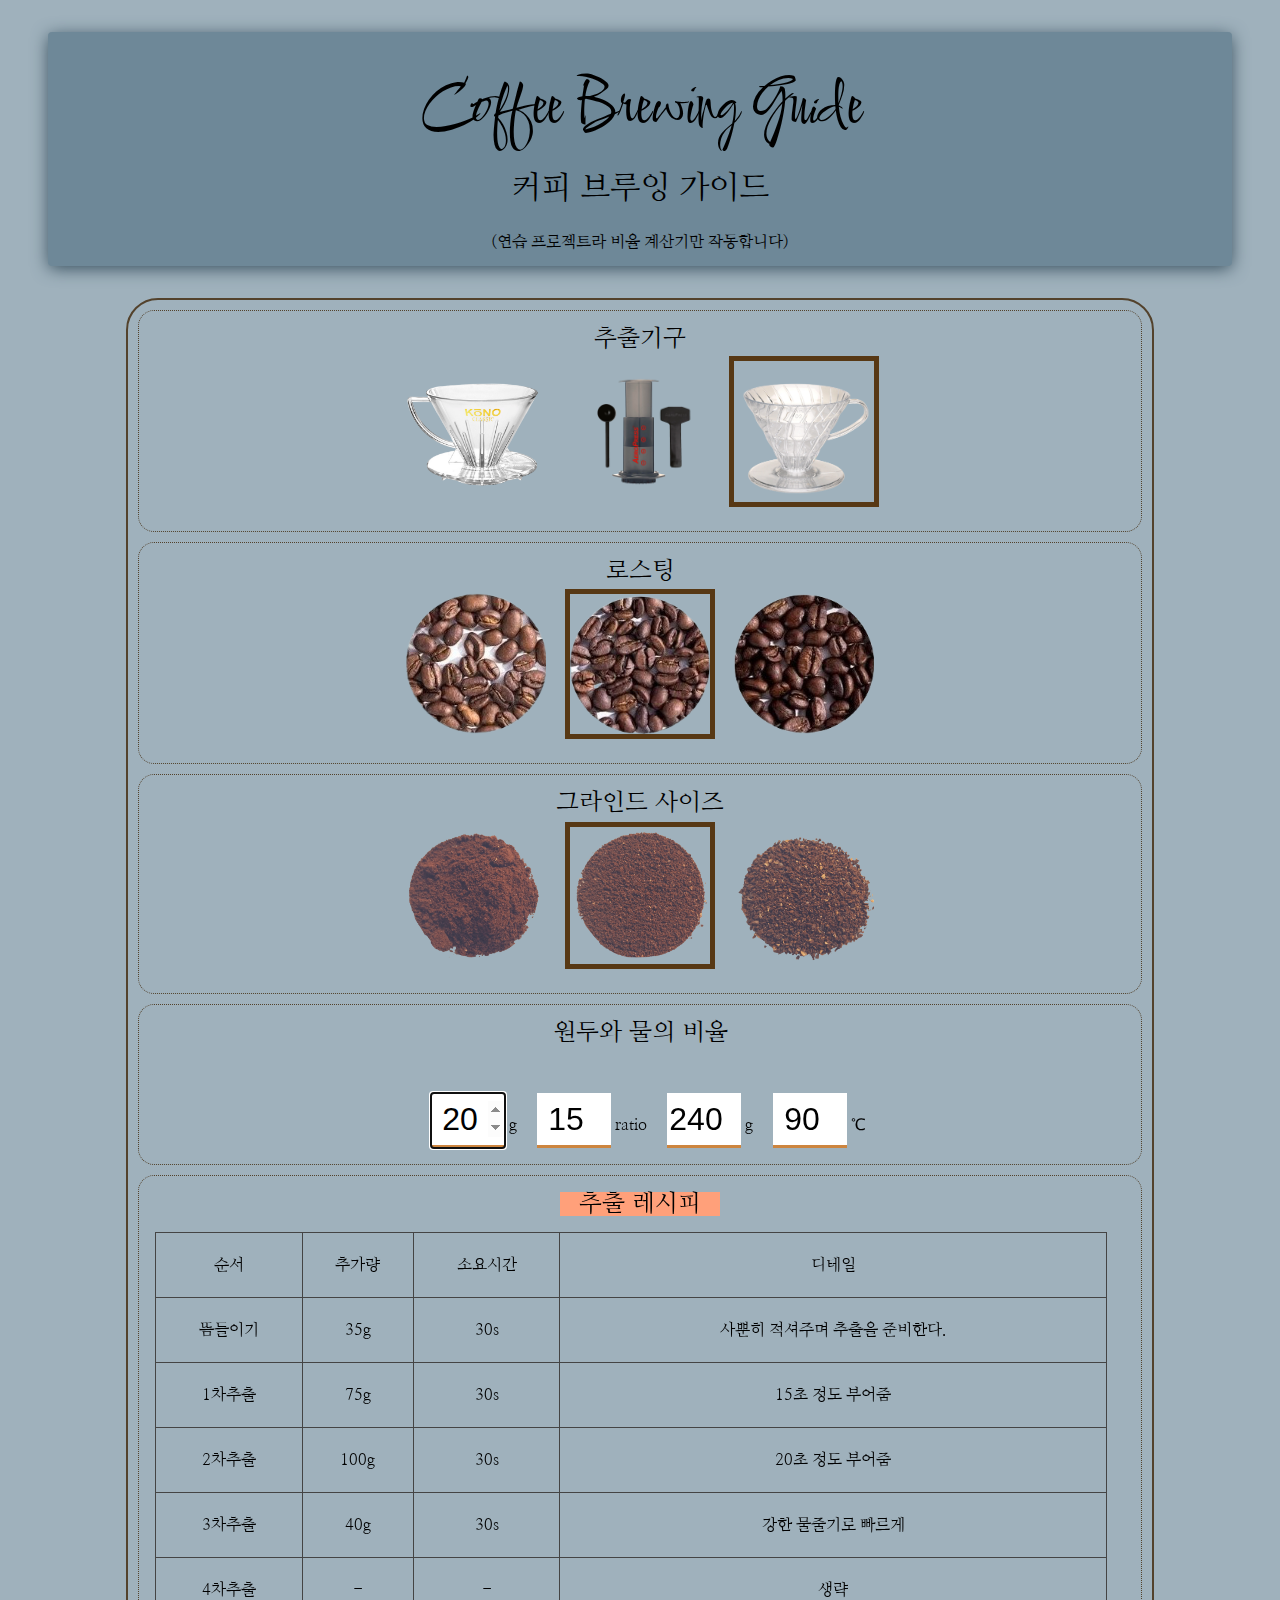
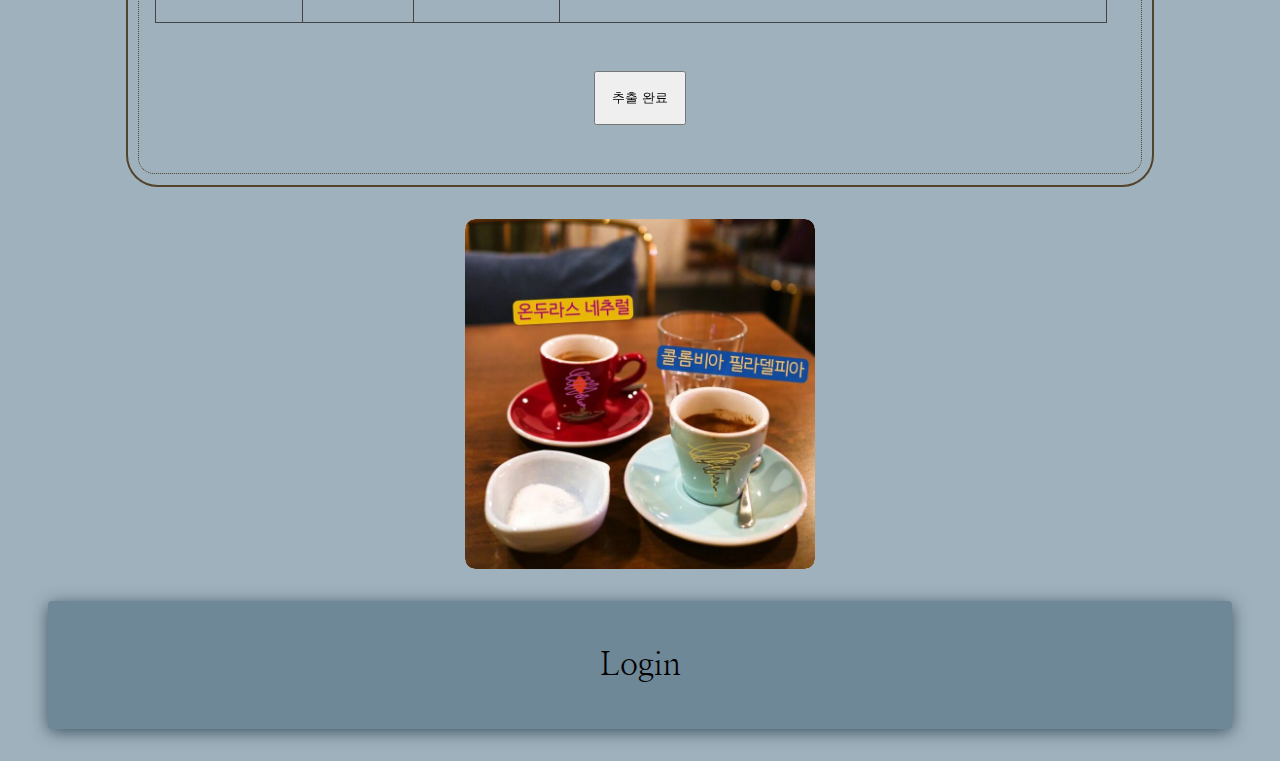
<file: index.html>
<!DOCTYPE html>
<html lang="ko">

<head>
  <meta charset="UTF-8" />
  <meta http-equiv="X-UA-Compatible" content="IE=edge" />
  <meta name="viewport" content="width=device-width, initial-scale=1.0" />
  <title>☕커피 브루잉 가이드</title>
  <link rel="shortcut icon" href="/images/favicon.ico" type="image/x-icon">

  <meta property="og:image" content="https://developer.mozilla.org/static/img/opengraph-logo.png">
  <meta property="og:description" content="">
  <meta property="og:title" content="커피 브루잉 가이드">


  <link rel="stylesheet" href="styles/reset.css" />
  <link rel="stylesheet" href="styles/main.css">
</head>

<body>
  <div id="background"></div>
  <header>
    <h1 class="en"><a href="index.html">Coffee Brewing Guide</a></h1>
    <h1 class="ko">커피 브루잉 가이드</h1>
    <p>(연습 프로젝트라 비율 계산기만 작동합니다)</p>
  </header>


  <div class="wrapper">

    <div class="item" id="brewer">
      <fieldset>
        <legend>추출기구</legend>

        <input type="radio" name="brewer" value="Kono" id="Kono" />
        <label class="brewer" id="brewer1" for="Kono"></label>

        <input type="radio" name="brewer" value="Aeropress" id="Aeropress" />
        <label class="brewer" id="brewer2" for="Aeropress"></label>

        <input type="radio" name="brewer" value="hariov60" id="hariov60" checked /><label class="brewer" id="brewer3"
          for="hariov60"></label>
      </fieldset>
    </div>

    <div class="item" id="roasting">
      <fieldset>
        <legend>로스팅</legend>
        <input type="radio" name="roasting" value="Light" id="light" /><label class="roastingcolor" id="roastingcolor1"
          for="light"></label>

        <input type="radio" name="roasting" value="Medium" id="medium" checked />
        <label class="roastingcolor" id="roastingcolor2" for="medium"></label>

        <input type="radio" name="roasting" value="Dark" id="dark" />
        <label class="roastingcolor" id="roastingcolor3" for="dark"></label>
      </fieldset>
    </div>

    <div class="item" id="grind">
      <fieldset>
        <legend>그라인드 사이즈</legend>
        <input type="radio" name="grind" value="Fine" id="fine" /><label class="grind" id="grind1" for="fine"></label>

        <input type="radio" name="grind" value="Medium" id="medium-grind" checked />
        <label class="grind" id="grind2" for="medium-grind"></label>

        <input type="radio" name="grind" value="Coarse" id="coarse" />
        <label class="grind" id="grind3" for="coarse"></label>
      </fieldset>
    </div>

    <div class="item" id="cups">
      <fieldset id="ratio-fieldset">
        <legend>원두와 물의 비율</legend>
        <!-- 스위치로 range 또는 숫자입력 -->
        <input id="coffee" class="input" type="number" name="coffee-weight" id="coffee-weight" min="10" max="40"
          step="1" oninput='handleOnInput(this, 2)' />
        <label class="labels" for="coffee-weight">g</label>

        <input id="ratio" class="input" type="number" name="ratio" id="ratio" min="10" max="18" value="15"
          oninput='handleOnInput(this, 2)' />
        <label class="labels" for="ratio">ratio</label>

        <input id="water" class="input" type="number" name="water" id="water" min="100" max="500" step="10" value="240"
          oninput='handleOnInput(this, 3)' />
        <label class="labels" for="water">g</label>


        <input id="temp" class="input" type="number" name="temp" min="100" max="80" step="1" value="90" />
        <label class="labels" for="water">&#8451;</label>

      </fieldset>
    </div>

    <div class="item" id="brewing">
      <h1>추출 레시피</h1>
      <h2></h2>

      <table>

        <tr class="header">
          <th>순서</th>
          <th>추가량</th>
          <th>소요시간</th>
          <th>디테일</th>
        </tr>
        <tr class="">
          <td>뜸들이기</td>
          <td>35g</td>
          <td>30s</td>
          <td>사뿐히 적셔주며 추출을 준비한다.</td>
        </tr>
        <tr>
          <td>1차추출</td>
          <td>75g</td>
          <td>30s</td>
          <td>15초 정도 부어줌</td>
        </tr>
        <tr>
          <td>2차추출</td>
          <td>100g</td>
          <td>30s</td>
          <td>20초 정도 부어줌</td>
        </tr>
        <tr>
          <td>3차추출</td>
          <td>40g</td>
          <td>30s</td>
          <td>강한 물줄기로 빠르게</td>
        </tr>
        <tr>
          <td>4차추출</td>
          <td>-</td>
          <td>-</td>
          <td>생략</td>
        </tr>
      </table>
      <form action='#'>
        <input id="finish" type="submit" value="추출 완료" alt="추출완료">
      </form>
    </div>


  </div>

  <div class="slider">
    <div class="slides">
      <div id="slide-1"><img src="images/1.jpeg" alt="coffee"></div>
      <div id="slide-2"><img src="images/2.png" alt="coffee"></div>
      <div id="slide-3"><img src="images/3.jpg" alt="coffee"></div>
    </div>
  </div>

  <footer>

    <a href="login.html">Login</a>

  </footer>


  <script src="main.js"></script>

</body>

</html>
</file>
<file: styles/main.css>
@import url("https://fonts.googleapis.com/css2?family=Comforter&family=Hahmlet:wght@200&family=Nanum+Myeongjo:wght@700&display=swap");

body {
  font-family: "Comforter", cursive;
  font-family: 'Nanum Myeongjo', serif;

  background: #9FB1BC;
  text-align: center;
  align-items: center;
  font-size: 16px;
  box-sizing: border-box;

}



header h1 {
  font-size: 4rem;
  margin: 30px;
}

a {
  text-decoration: none;
  color: black;
}

footer a {
  font-size: 2rem;
  margin: 2rem;
  display: inline-block;


}

header,
footer {
  display: inline-block;
  margin: 2rem;
  width: 90%;
  text-align: center;
  background-color: #6E8898;
  padding: 1rem;

  border-radius: 4px;
  box-shadow: 0px 3px 17px -1px #334b5a;
}



header h1 {
  text-align: center;
}

header .en {
  font-family: "Comforter", cursive;
}

header .ko {
  font-family: 'Nanum Myeongjo', serif;
  font-size: 2rem;
  margin-top: 0px;
}

table {
  margin-top: 2rem;
  width: 95%;
  border: 1px solid #444444;
  margin: 1rem;
}

th,
td {
  border: 1px solid #444444;
  padding-top: 1.5rem;
  padding-bottom: 1.5rem;
}

legend {
  font-size: 1.5rem;
}



.input {
  border-top: none;
  border-right: none;
  border-left: none;
  border-bottom: 3px solid peru;

  width: 70px;
  height: 50px;
  font-size: 2rem;
  margin-left: 1rem;
  text-align: center;
  margin-top: 3rem;
}

.wrapper {
  margin: auto;
  width: 80%;

  border-radius: 2em;
  border: 2px solid rgb(83, 66, 44);

}

.item {
  text-align: center;
  margin: 1%;
  padding-top: 1rem;
  width: auto;
  border-radius: 1em;
  border: 1px dotted rgb(83, 66, 44);
  float: both;
  padding-bottom: 1rem;
}

.item:hover {
  background-color: #F0CF65;
  transition: all 0.1s;
  box-shadow: 0px 3px 17px -1px rgba(0, 0, 0, 0.646);

}

#brewing h1 {
  font-size: 24px;
  margin-bottom: 20px;

  background-color: lightsalmon;
  width: 10rem;
  margin: auto;
}

#cups {}

button {
  margin: 2rem;
}


#roastingcolor1 {
  content: url(../images/ll.png);
}

#roastingcolor2 {
  content: url(../images/mm.png);
}

#roastingcolor3 {
  content: url(../images/dd.png);
}


#brewer3 {
  content: url(../images/hario.png);
}

#brewer1 {
  content: url(../images/kono.png);
}

#brewer2 {
  content: url(../images/aeropress.png);
}



#grind1 {
  content: url(../images/ff.png);
}

#grind2 {
  content: url(../images/m-r.png);
}

#grind3 {
  content: url(../images/cc.png);
}

.brewer,
.roastingcolor,
.grind {
  width: 140px;
  margin: 10px;
}

#finish {
  padding: 1rem;
  margin: 2rem;
}

[type="radio"] {
  position: absolute;
  opacity: 0;
  width: 0;
  height: 0;
}

[type="radio"]+label {
  cursor: pointer;
}

[type="radio"]:checked+label {
  outline: 5px solid rgb(87, 56, 20);
}

.grind-size {
  width: 100px;
  margin: 10px;
}


/* 
footer {
margin: auto;
padding: 30px;
width: 80%;
border-radius: 2px;
border: 2px solid brown;
} */
/* Mobile First CSS */
/* default - 가로 해상도가 768px 이하*/


@media screen and (min-width: 1303px) {
  .wrapper:after {
    content: '';
    display: block;
    clear: both;
  }


  #brewer,
  #grind,
  #roasting,
  #cups {
    width: 47%;
    height: 242px;
    display: inline-block;
    float: none;
  }


  #brewing {

    float: both;
    clear: none;

    width: 97%;

  }
}

/* Desktop */
@media screen and (min-width: 64em) {}


/* carousel, 이미지 슬라이드*/

.slider {
  width: 350px;
  text-align: center;
  border-radius: 10px;
  overflow: hidden;
  margin: auto;
  margin-top: 2rem;
}

.slides {
  display: flex;
  overflow-x: auto;
  /* overflow: hidden; */
  scroll-snap-type: x mandatory;
  scroll-behavior: smooth;
  -webkit-overflow-scrolling: touch;
}

.slides::-webkit-scrollbar {
  width: 10px;
  height: 10px;
}

.slides::-webkit-scrollbar-thumb {
  background: black;
  border-radius: 10px;
}

.slides::-webkit-scrollbar-track {
  background: transparent;
}

.slides>div {
  scroll-snap-align: start;
  flex-shrink: 0;
  width: 350px;
  height: 350px;
  margin-right: 50px;
  border-radius: 10px;
  overflow: hidden;
  background: #eee;
  transform-origin: center center;
  transform: scale(1);
  transition: transform 0.5s;
  position: relative;

  display: flex;
  justify-content: center;
  align-items: center;
  font-size: 100px;
}

.author-info {
  background: rgba(0, 0, 0, 0.75);
  color: white;
  padding: 0.75rem;
  text-align: center;
  position: absolute;
  bottom: 0;
  left: 0;
  width: 100%;
  margin: 0;
}

.author-info a {
  color: white;
}

img {
  object-fit: cover;
  position: absolute;
  top: 0;
  left: 0;
  width: 100%;
  height: 100%;
}

.slider>a {
  display: inline-flex;
  width: 1.5rem;
  height: 1.5rem;
  background: #eee;
  text-decoration: none;
  align-items: center;
  justify-content: center;
  border-radius: 50%;
  margin: 0 0 0.5rem 0;
  position: relative;
}

.slider>a:active {
  top: 1px;
}

.slider>a:focus {
  background: #000;
}
</file>
